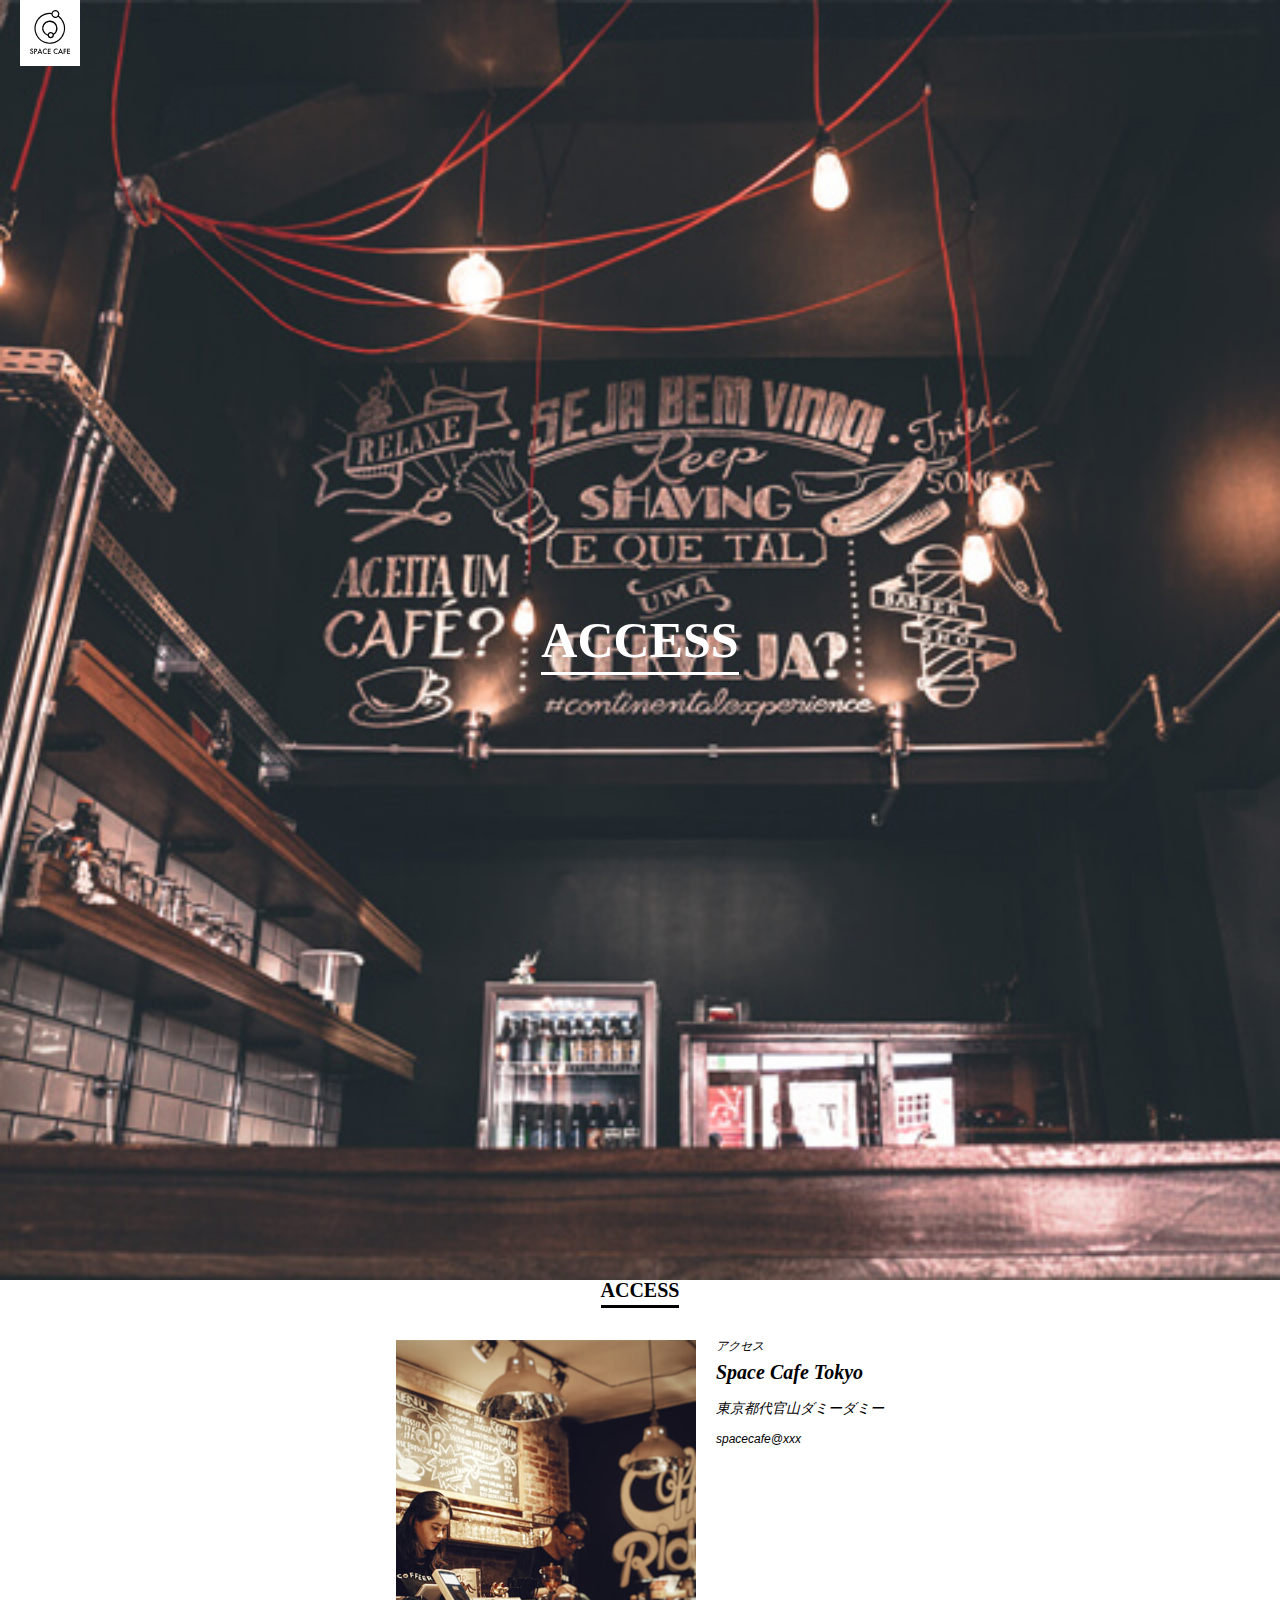
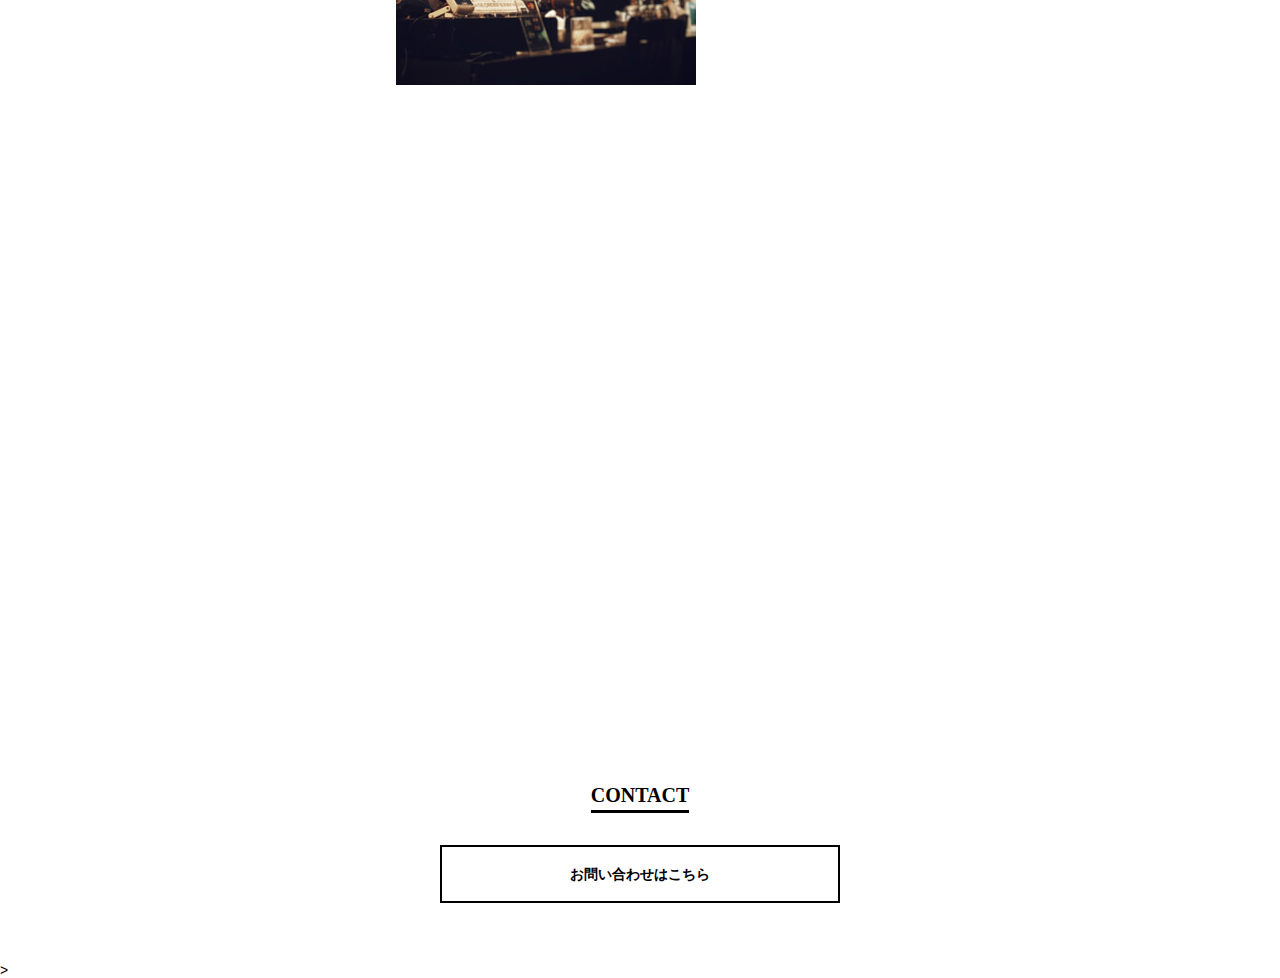
<file: access/index.html>
<!DOCTYPE html>
<html lang="ja">
<head>
<meta charset="utf-8">
<meta http-equiv="X-UA-Compatible" content="IE=edge">
<meta name="viewpoint" content="width=device-width,
user-scalable=yes,initial-scale=1.0">
<title>メニューページ｜SPACE CAFE</title>
<link rel="shortcut icon" href="../assets/img/common/favicon.ico">
<link rel="apple-touch-icon" href="../assets/img/common/apple-touch-icon.png">
<link rel="stylesheet" href="../assets/css/reset.css">
<link rel="stylesheet" href="../assets/css/common.css">
<link rel="stylesheet" href="../assets/css/access.css">
</head>        
<body>
    <header class="header header-access">
   <h1 class="logo"><img src="../assets/img/common/logo.svg" alt="ロゴ"></h1>
   <div class="catch-copy"><span>ACCESS
    </span></div></header>
    <main class="main">
      <div class="wrapper">
        <section class="sectin-access">
          <h2 class="heading02"><span>ACCESS</span></h2>
          <div class="access-block">
            <div class="access-img"><img src="../assets/img/access/img_access.jpg" alt="店内風景"></div>
            <address class="address">
              <dl>
                <dt>アクセス</dt>
                <dd class="access-desc">
                  <div class="access-name">Space Cafe Tokyo</div>
                  <div class="address">
                    <div class="address-text">
                      東京都代官山ダミーダミー<br>
                      </div>
                      <div class="address-contact">
                        spacecafe@xxx<br>
                        </div>
                        </div>
                        </dd>
                        </dl>
                        </address>
                        </div>
                        <div class="map">
                          <iframe src="https://www.google.com/maps/embed?pb=!1
                          m18!1m12!1m3!1d3242.069980736283!2d139.70162337575482!3d35.6
                          5064743165352!2m3!1f0!2f0!3f0!3m2!1i1024!2i768!4f13.1!3m3!1m2!1s0x60
                          188b44e6cacbeb%3A0x566d8bd2a5a20a2!2z44CSMTUwLTAwMzQg5p2x5Lqs6YO95riL6
                          LC35Yy65Luj5a6Y5bGx55S6!5e0!3m2!1sja!2sjp!4v1718193714157!5m2!1sja!2
                          sjp" width="600" height="450" style="border:0;" allowfullscreen="" loading="lazy"
                           referrerpolicy="no-referrer-when-downgrade"></iframe>
                           </div>
            </section>
  <section>
    <h2 class="heading02 heading02-contact"><span>CONTACT
      </span></h2>
      <a href="/contact/index.html" class="btn">お問い合わせはこちら</a>
</section>
</div><!--wrapper-->>
</file>
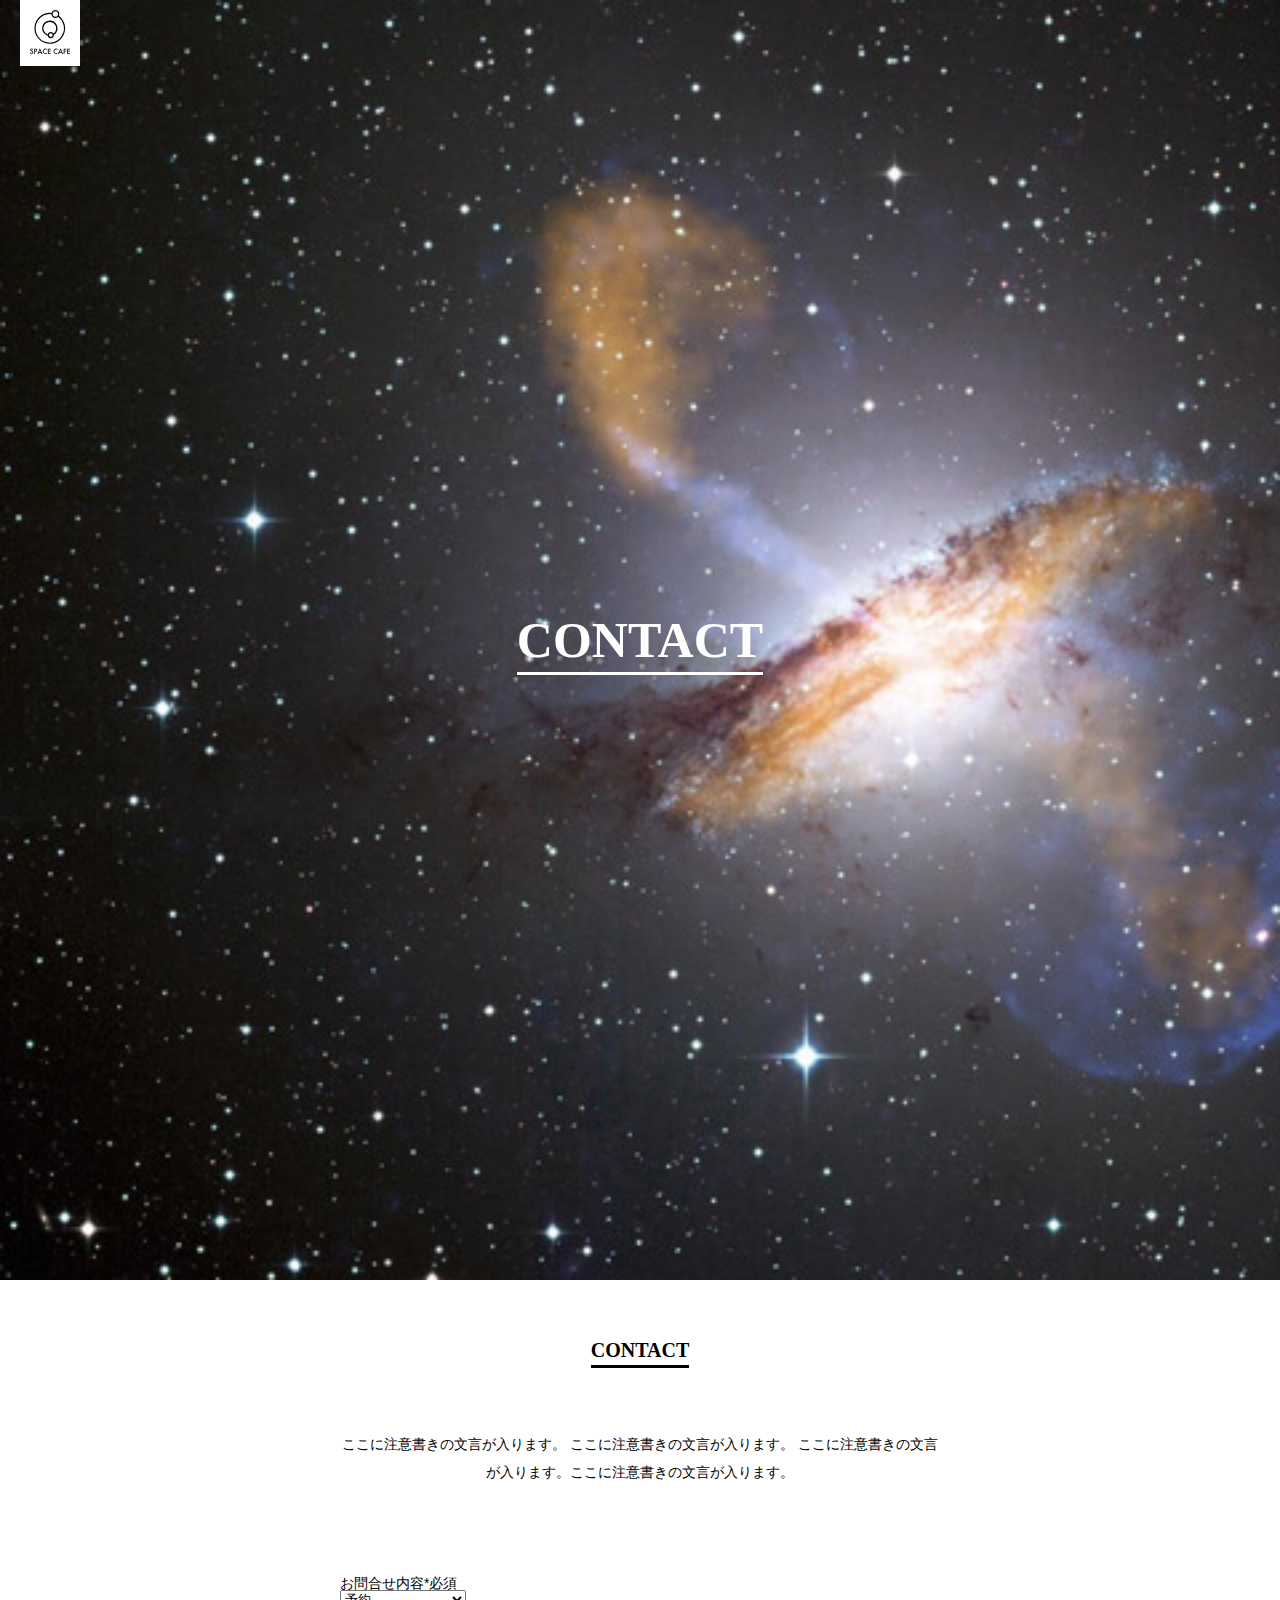
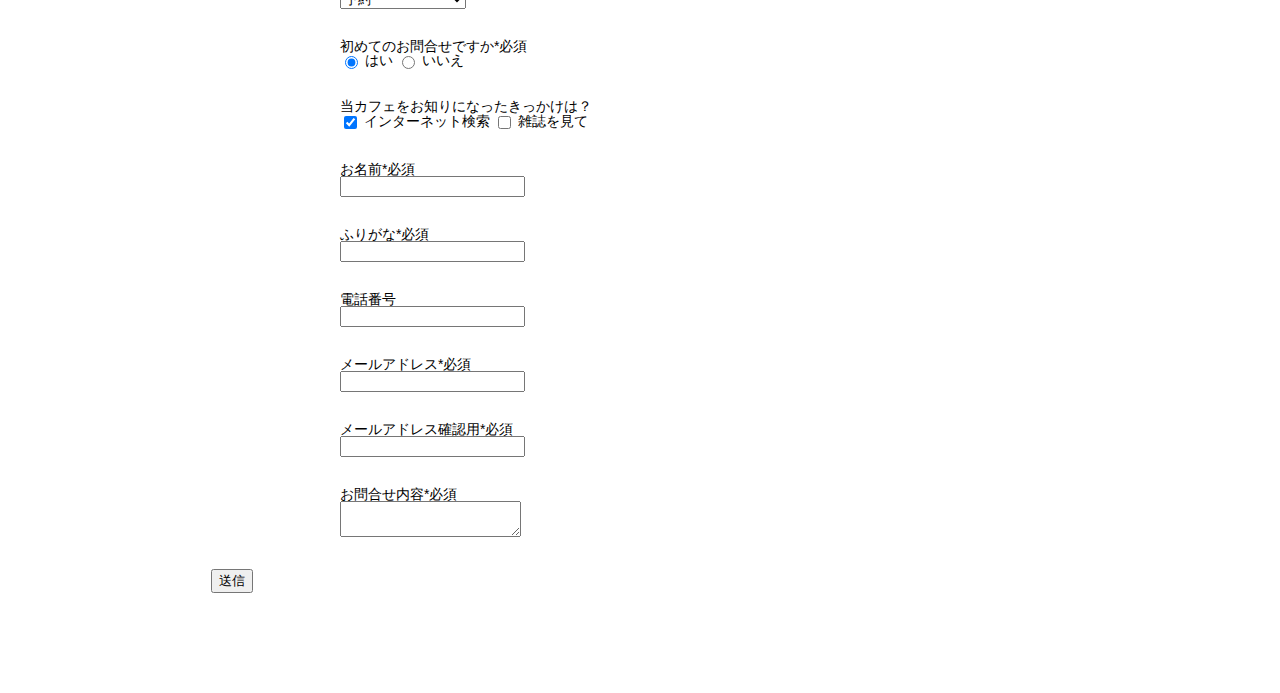
<file: contact/index.html>
<!DOCTYPE html>
<html lang="ja">
<head>
<meta charset="utf-8">
<meta http-equiv="X-UA-Compatible" content="IE=edge">
<meta name="viewpoint" content="width=device-width,
user-scalable=yes,initial-scale=1.0">
<title>お問合わせ｜SPACE CAFE</title>
<link rel="shortcut icon" href="../assets/img/common/favicon.ico">
<link rel="apple-touch-icon" href="../assets/img/common/apple-touch-icon.png">
<link rel="stylesheet" href="../assets/css/reset.css">
<link rel="stylesheet" href="../assets/css/common.css">
<link rel="stylesheet" href="../assets/css/contact.css">
</head>        
<body>
    <header class="header header-contact">
   <h1 class="logo"><img src="../assets/img/common/logo.svg" alt="ロゴ"></h1>
   <div class="catch-copy"><span>CONTACT
    </span></div></header>
    <main class="main">
      <div class="wrapper">   
        <section class="section-contact">
          <h2 class="heading02"><span>CONTACT</span></h2>
          <div class="lead">
            ここに注意書きの文言が入ります。 ここに注意書きの文言が入ります。
            ここに注意書きの文言が入ります。ここに注意書きの文言が入ります。
            </div>
            <form action="#" class="form">
              </form>
              <fieldset class="form-block">
                <legend class="form-title">お問合せ内容<span class="must">*必須</span></legend>
                <div class="form-input">
                  <div class="selectbox-wrap">
                  <select class="select" name="select">
                    <option value="予約">予約</option>
                    <option value="その他問い合わせ">その他問い合わせ
                      </option>
                      </select>
                      </div>
                  </div>
                </fieldset>
                <fieldset class="form-block">
                  <legend class="form-title">初めてのお問合せですか<span class="must">*必須</span></legend>
                  <div class="form-input">
                    <input type="radio" name="radio" id="radiol" value="1" checked>
                    <label for="radiol">はい</label>
                    <input type="radio" name="radio" id="radio2" value="2">
                    <label for="radio2">いいえ</label>
                    </div>
                  </fieldset>
                  <fieldset class="form-block">
                    <legend class="form-title">当カフェをお知りになったきっかけは？</legend>
                    <div class="form-input">
                      <input type="checkbox" name="checkbox" id="checkbox1" value="1" checked>
                      <label for="checkbox1">インターネット検索</label>
                      <input type="checkbox" name="checkbox" id="checkbox2" value="2">
                      <label for="radio2">雑誌を見て</label>
                      </div>
                    </fieldset>
                    <fieldset class="form-block">
                      <legend class="form-title">お名前<span class="must">*必須</span></legend>
                      <div class="form-input">
                        <input type="text" class="input-text"></div></fieldset>
                        <fieldset class="form-block">
                          <legend class="form-title">ふりがな<span class="must">*必須</span></legend>
                          <div class="form-input">
                            <input type="text" class="input-text">
                            </div>
                          </fieldset>
                          <fieldset class="form-block">
                            <legend class="form-title">電話番号</legend>
                            <div class="form-input">
                              <input type="text" class="input-text">
                              </div>
                            </fieldset>
                            <fieldset class="form-block">
                              <legend class="form-title">メールアドレス<span class="must">*必須</span></legend>
                              <div class="form-input">
                                <input type="text" class="input-text">
                                </div>
                              </fieldset>
                              <fieldset class="form-block">
                                <legend class="form-title">メールアドレス確認用<span class="must">*必須</span></legend>
                                <div class="form-input">
                                  <input type="text" class="input-text">
                                  </div>
                                </fieldset>
                                <fieldset class="form-block">
                                  <legend class="form-title">お問合せ内容<span class="must">*必須</span></legend>
                                  <div class="form-input">
                                    <textarea class="textarea"></textarea></div>
                                  </fieldset>
                                  <button class="submit-btn">送信</button>
            </section>
</div><!--wrapper-->
</main>
</file>
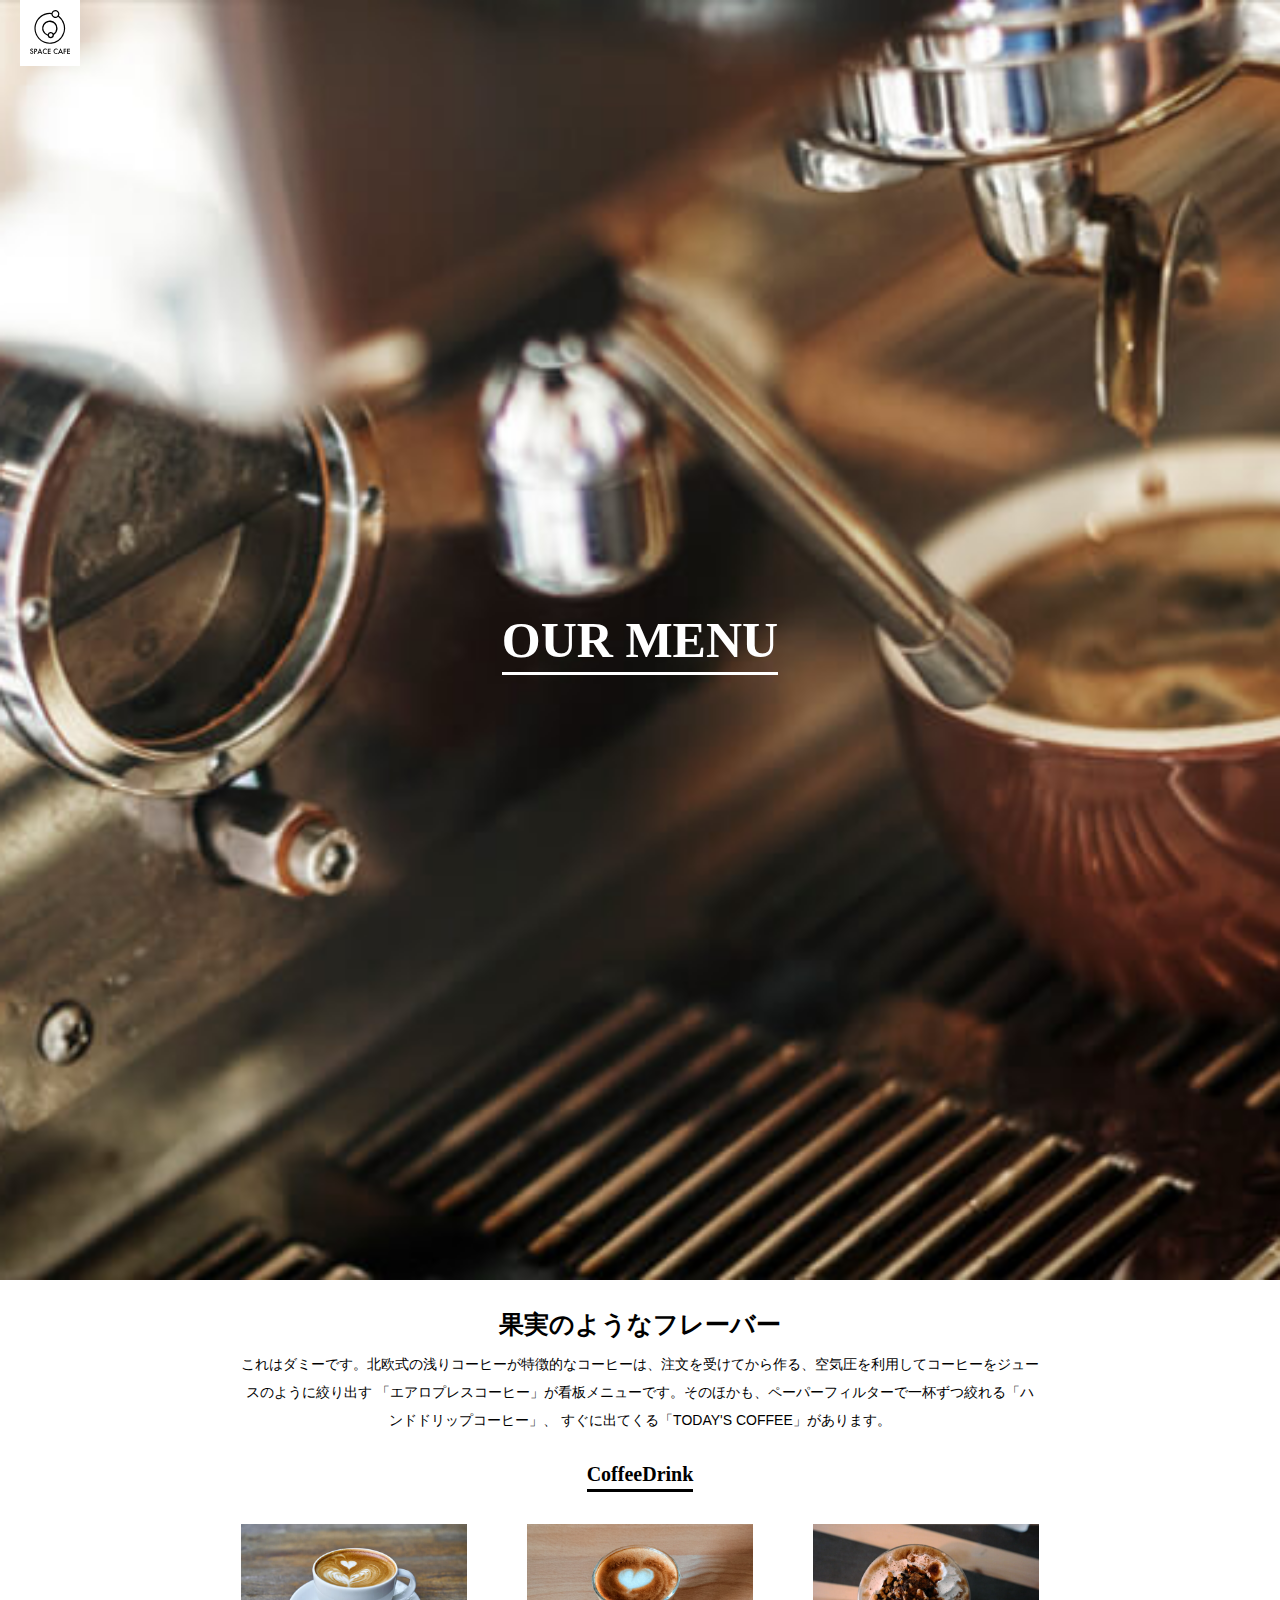
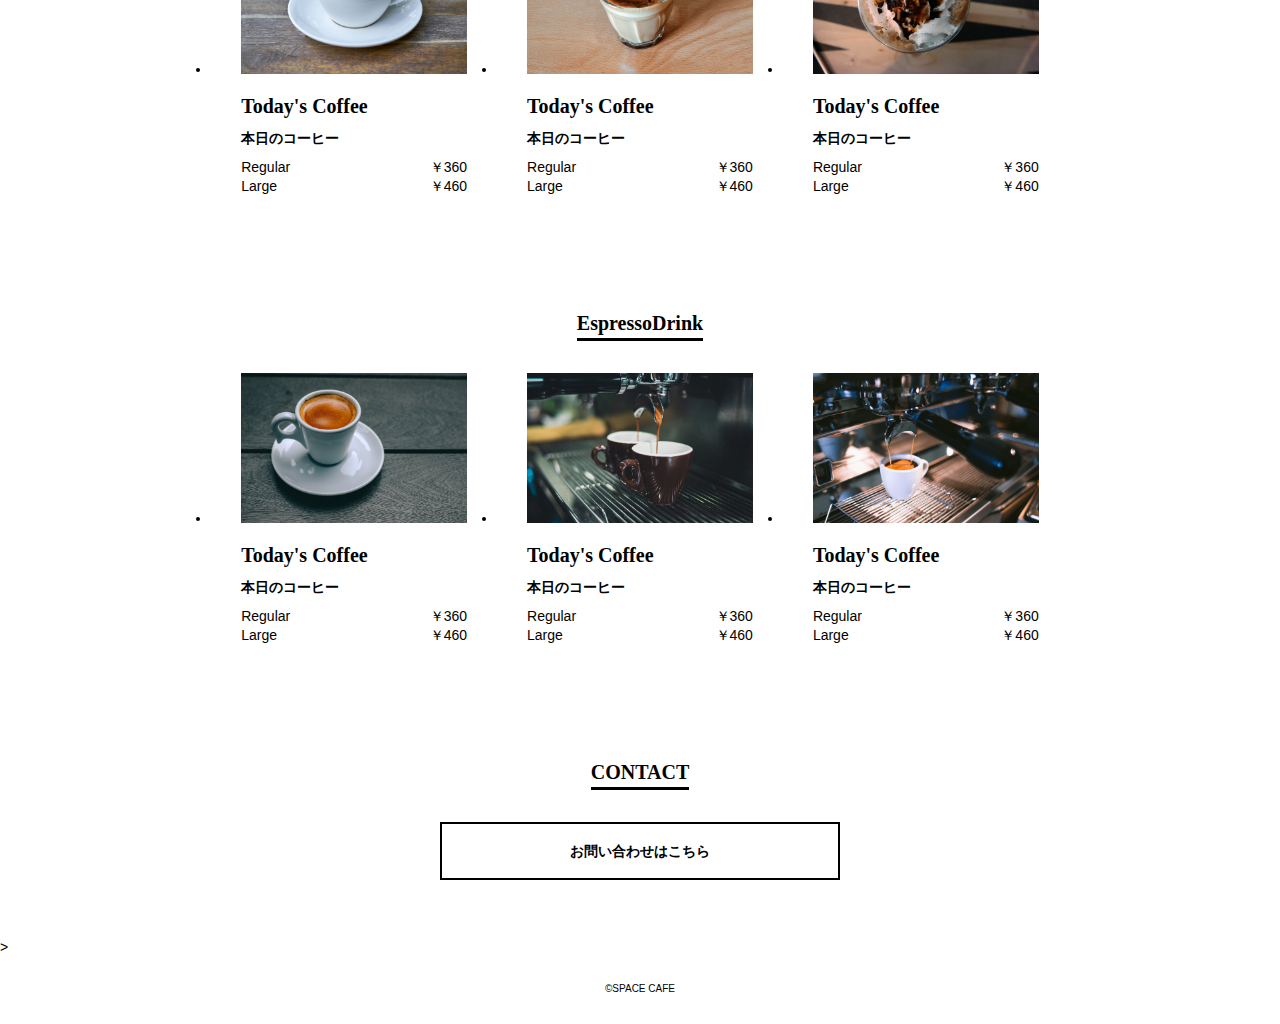
<file: menu/index.html>
<!DOCTYPE html>
<html lang="ja">
<head>
<meta charset="utf-8">
<meta http-equiv="X-UA-Compatible" content="IE=edge">
<meta name="viewpoint" content="width=device-width,
user-scalable=yes,initial-scale=1.0">
<title>メニューページ｜SPACE CAFE</title>
<link rel="shortcut icon" href="../assets/img/common/favicon.ico">
<link rel="apple-touch-icon" href="../assets/img/common/apple-touch-icon.png">
<link rel="stylesheet" href="../assets/css/reset.css">
<link rel="stylesheet" href="../assets/css/common.css">
<link rel="stylesheet" href="../assets/css/menu.css">
</head>        
<body>
    <header class="header header-menu">
   <h1 class="logo"><img src="../assets/img/common/logo.svg" alt="ロゴ"></h1>
   <div class="catch-copy"><span>OUR MENU
    </span></div></header>
    <main class="main">
      <div class="wrapper">
      <div class="lead">
        <div class="lead-title">果実のようなフレーバー</div>
これはダミーです。北欧式の浅りコーヒーが特徴的なコーヒーは、注文を受けてから作る、空気圧を利用してコーヒーをジュースのように絞り出す
「エアロプレスコーヒー」が看板メニューです。そのほかも、ペーパーフィルターで一杯ずつ絞れる「ハンドドリップコーヒー」、
すぐに出てくる「TODAY'S COFFEE」があります。
    </div>
    <section class="menu-category">
      <h2 class="heading02 heading02--menu"><span>CoffeeDrink</span></h2>
    <ul class="menu-wrap">
      <li class="menu">
        <div class="menu-img"><img src="../assets/img/menu/menu_coffee01.jpg" alt=""></div>
        <div class="menu-name-en">Today's Coffee</div>
        <p class="menu-name-ja">本日のコーヒー</p>
        <div class="menu-price">
          <span>Regular</span>
          <span>￥360</span>
          </div>
          <div class="menu-price">
            <span>Large</span>
            <span>￥460</span>
            </div>
        </li><!--menu-->
        <li class="menu">
          <div class="menu-img"><img src="../assets/img/menu/menu_coffee02.jpg" alt=""></div>
          <div class="menu-name-en">Today's Coffee</div>
          <p class="menu-name-ja">本日のコーヒー</p>
          <div class="menu-price">
            <span>Regular</span>
            <span>￥360</span>
            </div>
            <div class="menu-price">
              <span>Large</span>
              <span>￥460</span>
              </div>
          </li><!--menu-->
          <li class="menu">
            <div class="menu-img"><img src="../assets/img/menu/menu_coffee03.jpg" alt=""></div>
            <div class="menu-name-en">Today's Coffee</div>
            <p class="menu-name-ja">本日のコーヒー</p>
            <div class="menu-price">
              <span>Regular</span>
              <span>￥360</span>
              </div>
              <div class="menu-price">
                <span>Large</span>
                <span>￥460</span>
                </div>
            </li><!--menu-->
        </ul>
        </section><!--menu-category-->
        <section class="menu-category">
          <h2 class="heading02 heading02--menu"><span>EspressoDrink</span></h2>
        <ul class="menu-wrap">
          <li class="menu">
            <div class="menu-img"><img src="../assets/img/menu/menu_coffee04.jpg" alt=""></div>
            <div class="menu-name-en">Today's Coffee</div>
            <p class="menu-name-ja">本日のコーヒー</p>
            <div class="menu-price">
              <span>Regular</span>
              <span>￥360</span>
              </div>
              <div class="menu-price">
                <span>Large</span>
                <span>￥460</span>
                </div>
            </li><!--menu-->
            <li class="menu">
              <div class="menu-img"><img src="../assets/img/menu/menu_coffee05.jpg" alt=""></div>
              <div class="menu-name-en">Today's Coffee</div>
              <p class="menu-name-ja">本日のコーヒー</p>
              <div class="menu-price">
                <span>Regular</span>
                <span>￥360</span>
                </div>
                <div class="menu-price">
                  <span>Large</span>
                  <span>￥460</span>
                  </div>
              </li><!--menu-->
              <li class="menu">
                <div class="menu-img"><img src="../assets/img/menu/menu_coffee06.jpg" alt=""></div>
                <div class="menu-name-en">Today's Coffee</div>
                <p class="menu-name-ja">本日のコーヒー</p>
                <div class="menu-price">
                  <span>Regular</span>
                  <span>￥360</span>
                  </div>
                  <div class="menu-price">
                    <span>Large</span>
                    <span>￥460</span>
                    </div>
                </li><!--menu-->
            </ul>
            </section><!--menu-category-->
<section>
  <h2 class="heading02 heading02-contact"><span>CONTACT</span></h2>
  <a href="contact/index.html" class="btn">お問い合わせはこちら</a>
  </section>
  </div><!-- wrapper -->>
    </main>
    <footer class="footer">
  <p class="copy"><small>&copy;SPACE CAFE</small></p>
    </footer>
</body>
</html>
</file>
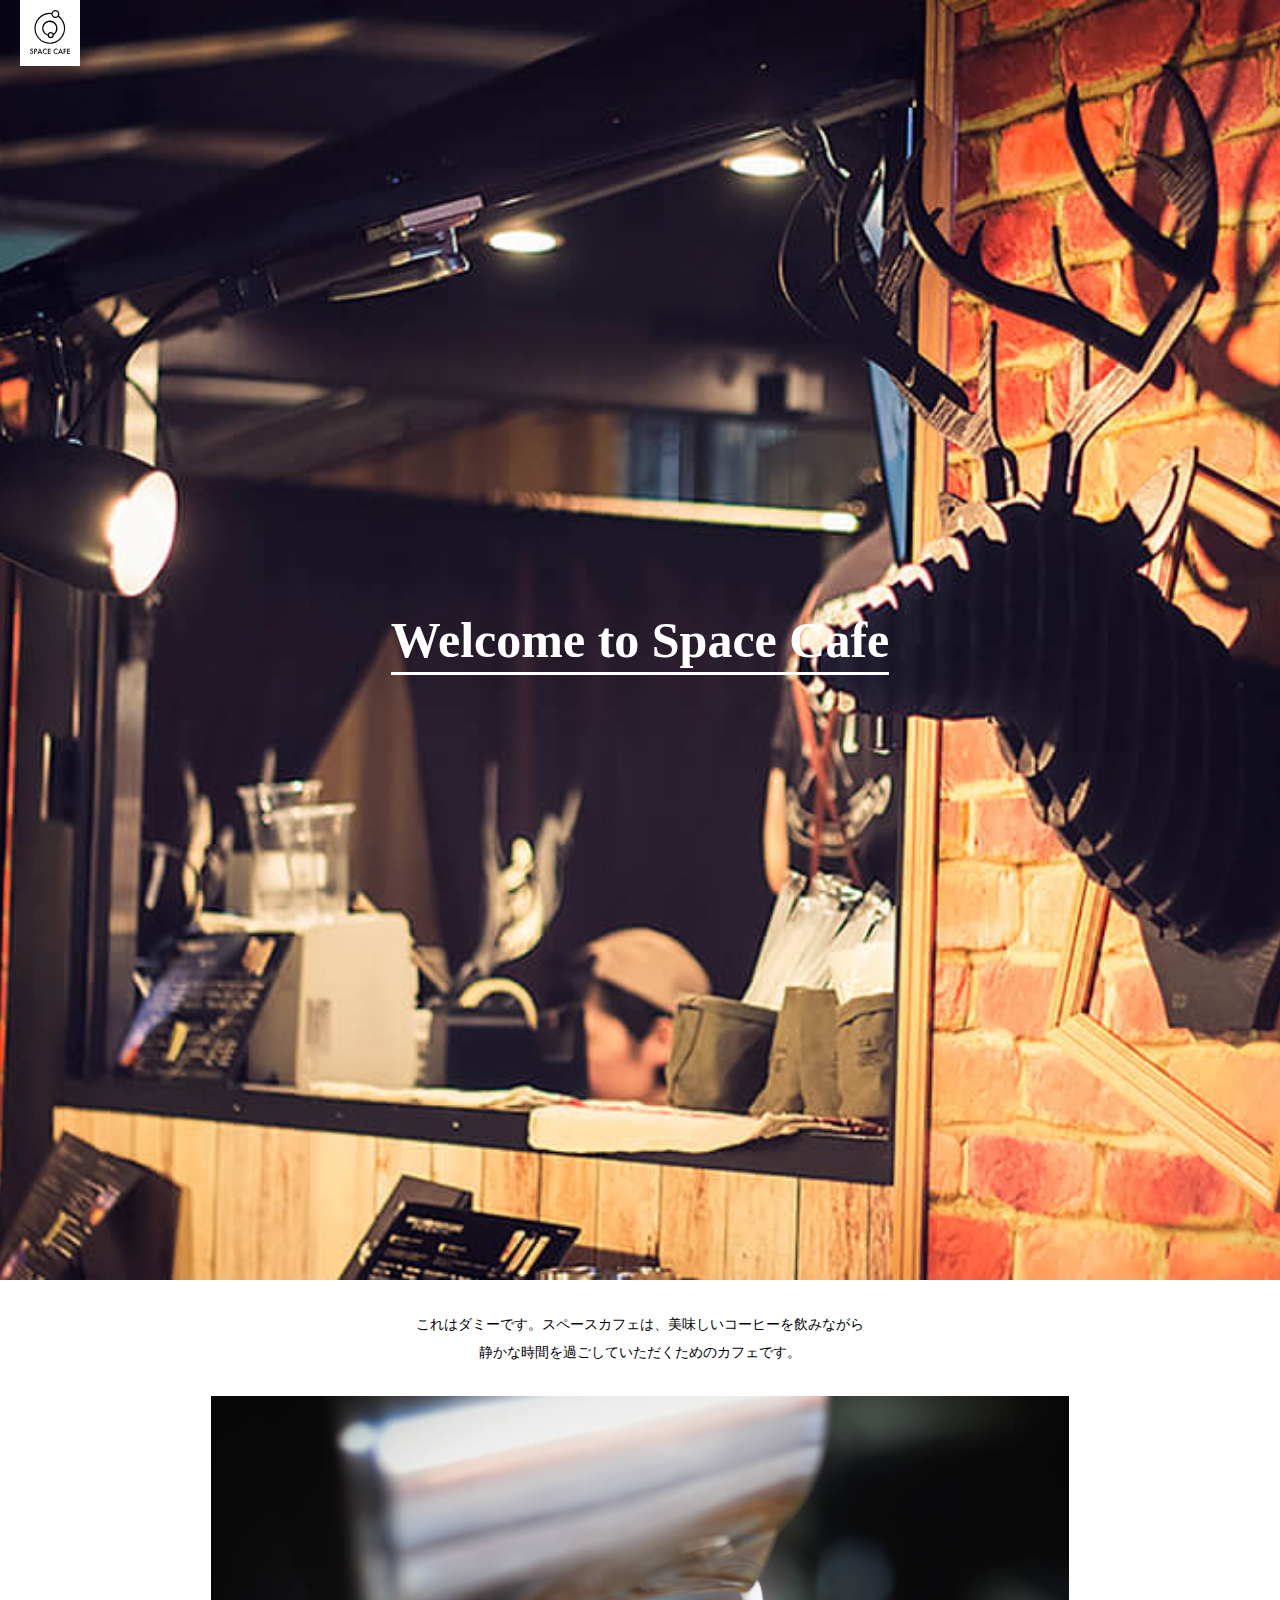
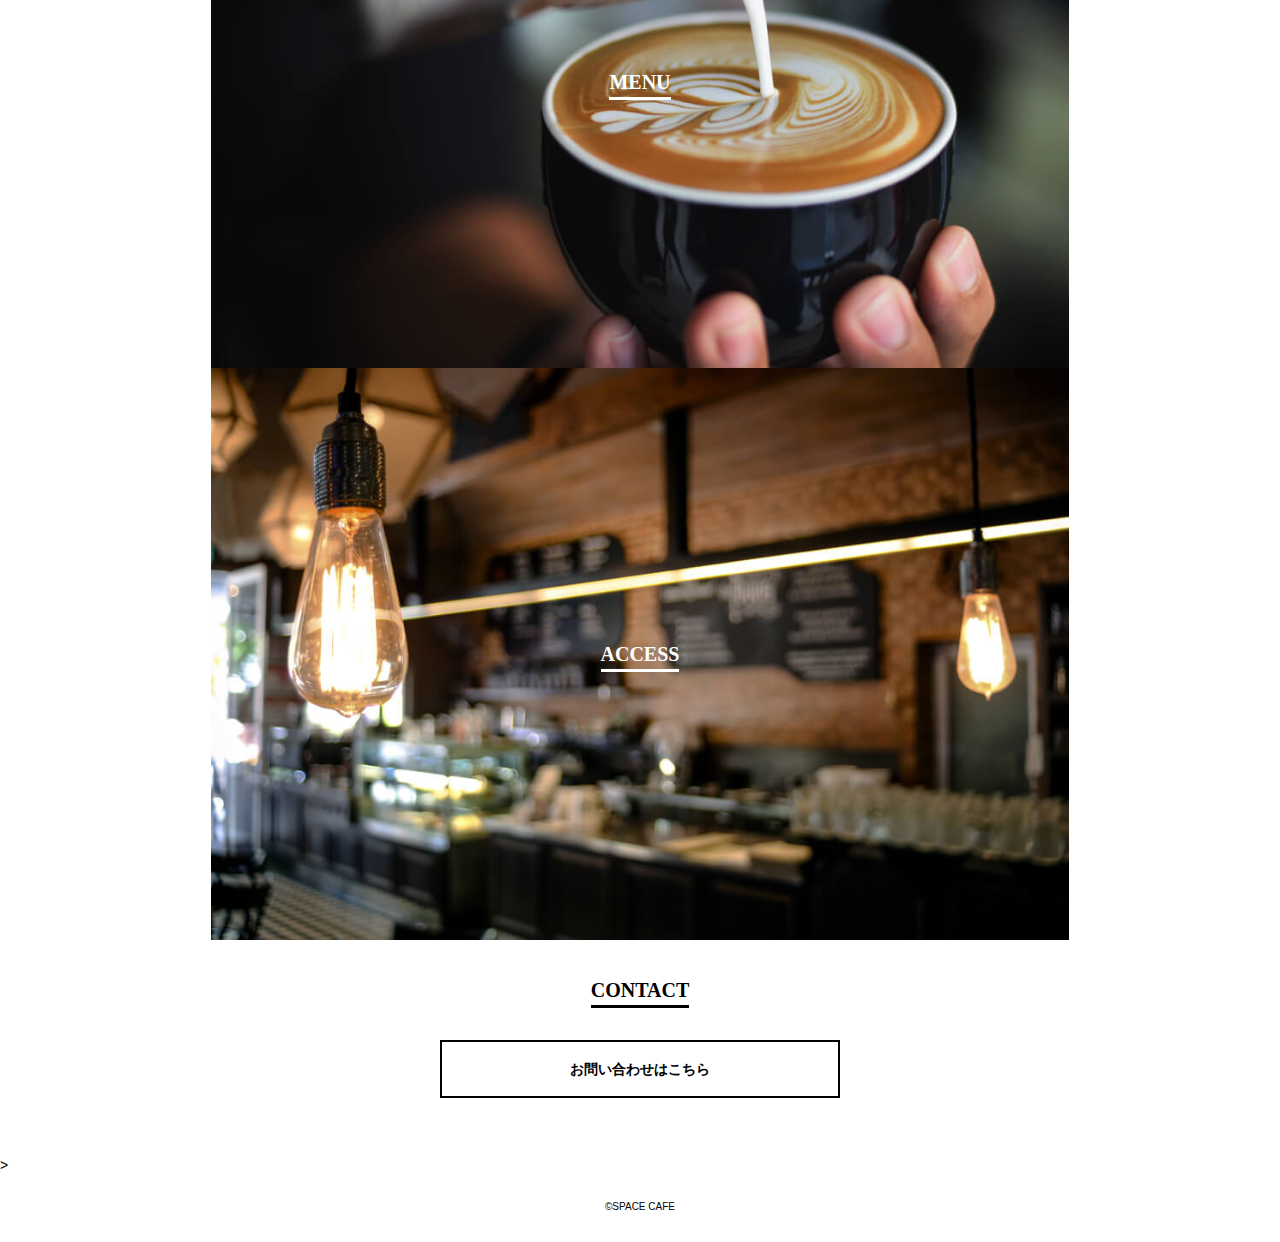
<file: index - コピー.html>
<!DOCTYPE html>
<html lang="ja">
<head>
<meta charset="utf-8">
<meta http-equiv="X-UA-Compatible" content="IE=edge">
<meta name="viewpoint" content="width=device-width,
user-scalable=yes,initial-scale=1.0">
<title>SPACE CAFE</title>
<link rel="shortcut icon" href="assets/img/common/favicon.ico">
<link rel="apple-touch-icon" href="assets/img/common/apple-touch-icon.png">
<link rel="stylesheet" href="assets/css/reset.css">
<link rel="stylesheet" href="assets/css/common.css">
<link rel="stylesheet" href="assets/css/top.css">
</head>        
<body>
    <header class="header">
   <h1 class="logo"><img src="assets/img/common/logo.svg" alt="ロゴ"></h1>
   <div class="catch-copy"><span>Welcome to Space Cafe
    </span></div></header>
    <main class="main">
      <div class="wrapper">
      <div class="lead">
    これはダミーです。スペースカフェは、美味しいコーヒーを飲みながら<br>
    静かな時間を過ごしていただくためのカフェです。
    </div>
    <div class="img-link-wrap">
<section class="img-link">
<a href="menu/index.html">
    <img src=" assets/img/top/bg_menu.jpg" alt="メニュー画像" >
<h2 class="heading02"><span>MENU</span></h2>
</a>
</section>
<section class="img-link">
<a href="access/index.html">
    <a href="menu/index.html">
        <img src="assets/img/top/bg_access.jpg" alt="アクセス画像" >
  <h2 class="heading02"><span>ACCESS</span></h2>
  </a>
</section>
</div><!--img-link-wrap-->
<section>
  <h2 class="heading02 heading02-contact"><span>CONTACT</span></h2>
  <a href="contact/index.html" class="btn">お問い合わせはこちら</a>
  </section>
  </div><!-- wrapper -->>
    </main>
    <footer class="footer">
  <p class="copy"><small>&copy;SPACE CAFE</small></p>
    </footer>
</body>
</html>
</file>
<file: assets/css/common.css>
@charset "UTF-8";
.header{
    width:100%;
    height: 0;
    padding-bottom:100%;
    background: url(../img/top/hero_top.jpg)no-repeat center
    center/cover;
}
@media print,screen and (min-width:768px) {
    .header {
        height: 400px;
        padding-bottom: 0;
    }
}
.heading02{
    text-align: center;
    font-size: 16px;
    font-weight: bold;
    color:#000;
    font-family: "ヒラギノ明朝ProNW3","Hiragino Mincho ProN",
    "HG明朝E","MS P明朝","MS 明朝",serif;
    margin-bottom:20px;
}
@media print, screen and (min-width:768px) {
    .heading02{
        font-size: 20px;
        margin-bottom: 40px;
    }
}
@media print, screen and (min-width:768px) {
    .logo{
        width:110px;
        padding: 20px;
        left: 40px;
    }
}
.heading02 span{
    border-bottom:3px solid #000;
    padding-bottom:4px;
}
.lead{
    font-size:14px;
    line-height: 2.0;
}
.btn{
    display: block;
    text-align:center;
    width:200px;
    margin: 0 auto 60px;
    border: 2px solid #000;
    text-decoration: none;
    padding: 13px 0 12px;
    font-weight: bold;
}
@media print, screen and (min-width:768px) {
  .btn{
    width: 400px;
    padding: 20px 0;
    font-size: 14px;
  }  
}
.footer{
    padding: 15px 10px;
}
@media print, screen and (min-width:768px) {
    .footer{
        padding:30px 10px;
    }
}
.copy{
    text-align: center;
    font-size: 1.0rem;
}
.header{
    position: relative;
    width:100%;
    height:0;
    padding-bottom: 100%;
    background:url(../img/top/hero_top.jpg)no-repeat center
    center/cover;
}
.logo{
    width: 60px;
    padding:10px;
    background: #fff;
    position:absolute;
    top:0;
    left: 20px;
}
.catch-copy, .page-title{
    text-align: center;
    width: 100%;
    color: #fff;
    font-family: "ヒラギノ明朝ProNW3","Hiragino Mincho ProN",
    "HG明朝E","MS P明朝","MS 明朝",serif;
    font-size: 6vw;
    font-weight: bold;
    position: absolute;
    top:50%;
    left:0;
    -webkit-transform: translate(0,-50%);
    transform: translate(0,-50%1);
}
.catch-copy span, .page-title span{
    border-bottom:3px solid#fff;
    padding-bottom:4px;
}
@media print,screen and (min-width:768px) {
    .catch-copy, .page-title{
        font-size: 50px;
    }
}
.wrapper{
    max-width: 960px;
    margin: 0 auto;
    padding: 0 4%;
}
.lead{
    padding: 30px 0;
}
.img-link-wrap{
    margin-bottom:40px;
}
.img-link a{
    display: block;
    position:relative;
    z-index:1;
}

.globalnav li{
    width:100%;
    max-width: 800px;
    margin: 0 auto;
    display:table;
    table-layout: fixed;
    border:1px solid #000;
}
.globalnav li:not(:first-child){
    border-left: 1px solid #000;
}

.globalnav li a{
    font-size: 1.3rem;
    display: block;
    background: #fff;
    text-decoration: none;
    padding: 15px 0;
}

.globalnav li a:hover{
    opacity: 1;
}
</file>
<file: assets/css/access.css>
@charset "UTF-8";
.header.header-access{
    background: url(../img/access/hero_access.jpg) no-repeat
    center center/cover;
}
.wrapper{
    max-width: 960px;
    margin: 0 auto;
    padding: 0 4%;
}

.section-access{
    padding:30px 0 50px
}

@media print, screen and (min-width:768px) {
    .section-access{
        padding: 60px 0 100px;
        max-width: 700px;
        margin: 0 auto;
    }
}
.access-img{
    margin-bottom: 15px;
}

@media print, screen and (min-width:768px) {
    .access-img{
        width: 50%
        max-width:300px;
        padding-right: 20px;
    }
}

.address{
    margin-bottom: 20px;
}

.address dt{
    font-size: 12px;
    margin-bottom: 10px;
}

.access-name{
    font-family: "ヒラギノ明朝ProNW3","Hiragino Mincho ProN",
    "HG明朝E","MS P明朝","MS 明朝",serif;
    font-size: 20px;
    font-weight: bold;
    margin-bottom: 15px;
}
.address-text{
    font-size: 14px;
    line-height: 1.67;
    margin-bottom: 10px;
}

.address-contact{
    font-size: 12px;
    line-height: 1.5;
}

@media print, screen and (min-width:768px) {
    .access-block{
        display: -webkit-flex;
        display: -ms-flexbox;
        display: flex;
        justify-content: center;
        margin-bottom: 40px;
    }
}
.map{
    position: relative;
    width: 100%;
    height: 0;
    padding-bottom:75%;
}

.map iframe{
    width: 100%;
    height: 100%;
    position: absolute;
    top: 0;
    left: 0;
    bottom: 0;
    right: 0;
}
</file>
<file: assets/css/contact.css>
@charset "UTF-8";
.header.header-contact{
    background: url(../img/contact/hero_contact.jpg) no-repeat
    center center/cover;
}
.wrapper{
    max-width: 960px;
    margin: 0 auto;
    padding: 0 4%;
}

.section-contact{
    padding: 30px 0 50px;
}

@media print, screen and (min-width: 768px;){
.section-contact{
    padding: 60px 0 100px;
    margin: 0 auto;
}
}
    
@media print, screen and (min-width:768px) {
    .section-contact{
        padding: 60px 0 100px;
        margin: 0 auto;
    }
}
.lead{
    margin-bottom: 30px;
}

@media print, screen and (min-width:768px){
    .lead{
        margin: 0 auto;
        width: 600px;
        text-align: center;
        margin-bottom: 60px;
    }
}
@media print, screen and (min-width:768px) {
    .lead{
        margin: 0 auto;
        width: 600px;
        text-align: center;
        margin-bottom: 60px;
    }
}
@media print, screen and (min-width:768px) {
    .form-block{
        width: 600px;
        margin: 0 auto 30px;
    }
}
.form-block{
    margin-bottom: 25px;
}

@media print, screen and (min-width:768px){
    .form-block{
        width: 600px;
        margin: 0 auto 30px;
    }
}
</file>
<file: assets/css/menu.css>
@charset "UTF-8";
.header.header-menu{
    background: url(../img/menu/hero_menu.jpg)no-repeat
    center center/cover;
}
.wrapper{
    max-width: 960px;
    margin: 0 auto;
    padding: 0 4%;
}

.lead{
    padding: 30px 0;
}

@media print,screen and (min-width:768px) {
    .lead{
        width: 800px;
        margin: auto;
        text-align: center;
    }
}
.lead-title{
    font-size: 25px;
    margin-bottom: 10px;
    font-weight: bold;
    line-height: 1.2;
    font-family: "ヒラギノ明朝ProNW3","Hiragino Mincho ProN",
    "HG明朝E","MS P明朝","MS 明朝",serif;
}
.menu{
    padding: 15px 0;
    border-bottom:1px solid #eee ;
    life-style:none;
}

@media print, screen and (min-width:768px) {
    .menu-wrap{
        display: -webkit-flex;
        display: -ms-flexbox;
        display: flex;
        -webkit-flex-wrap:wrap;
        -ms-flex-wrap:wrap;
        flex-wrap: wrap;
    }
    .menu{
        width: 33.33%;
        padding: 0 30px;
        margin-bottom: 60px;
        border-bottom: none;
    }
}

.menu-img{
    margin-bottom: 20px;
}

.menu-name-en{
    font-size: 20px;
    font-family: "ヒラギノ明朝ProNW3","Hiragino Mincho ProN", "HG明朝E","MS P明朝","MS 明朝",serif;
    font-weight: bold;
    margin-bottom: 15px;
}

.menu-name-ja{
    font-size: 14px;
    font-weight: bold;
    margin-bottom: 15px;
}

.menu-price{
    font-size: 14px;
    display: -webkit-flex;
    display: -ms-flexbox;
    display: flex;
    -webkit-justify-content:space-between;
    -ms-flex-pack:justify;
    justify-content: space-between;
}

.menu-price+.menu-price{
    margin-top: 5px;
}

.menu-category{
    margin-bottom: 60px;
}
</file>
<file: assets/css/top.css>
@charset "UTF-8";
.wrapper{
    max-width: 960px;
    margin: 0 auto;
    padding: 0 4%;
}
.lead{
    padding: 30px 0;
}

@media print, screen and (min-width:768px) {
    .lead{
        width: 800px;
        margin: 0 auto;
        text-align: center;
    }
}
.img-link-wrap{
    margin-bottom:40px;
}
.img-link a{
    display: block;
    position:relative;
    z-index:1;
}
.img-link a .heading02{
    color:#fff;
    z-index:2;
    position:absolute;
    width:100%;
    top:50%;
    left:0;
    -webkit-transform: translate(0,-50%);
    margin-bottom:0;
}
.img-link a .heading02 span{
    border-color: #fff;
}
.img-link a img{
    display:block;
}
</file>
